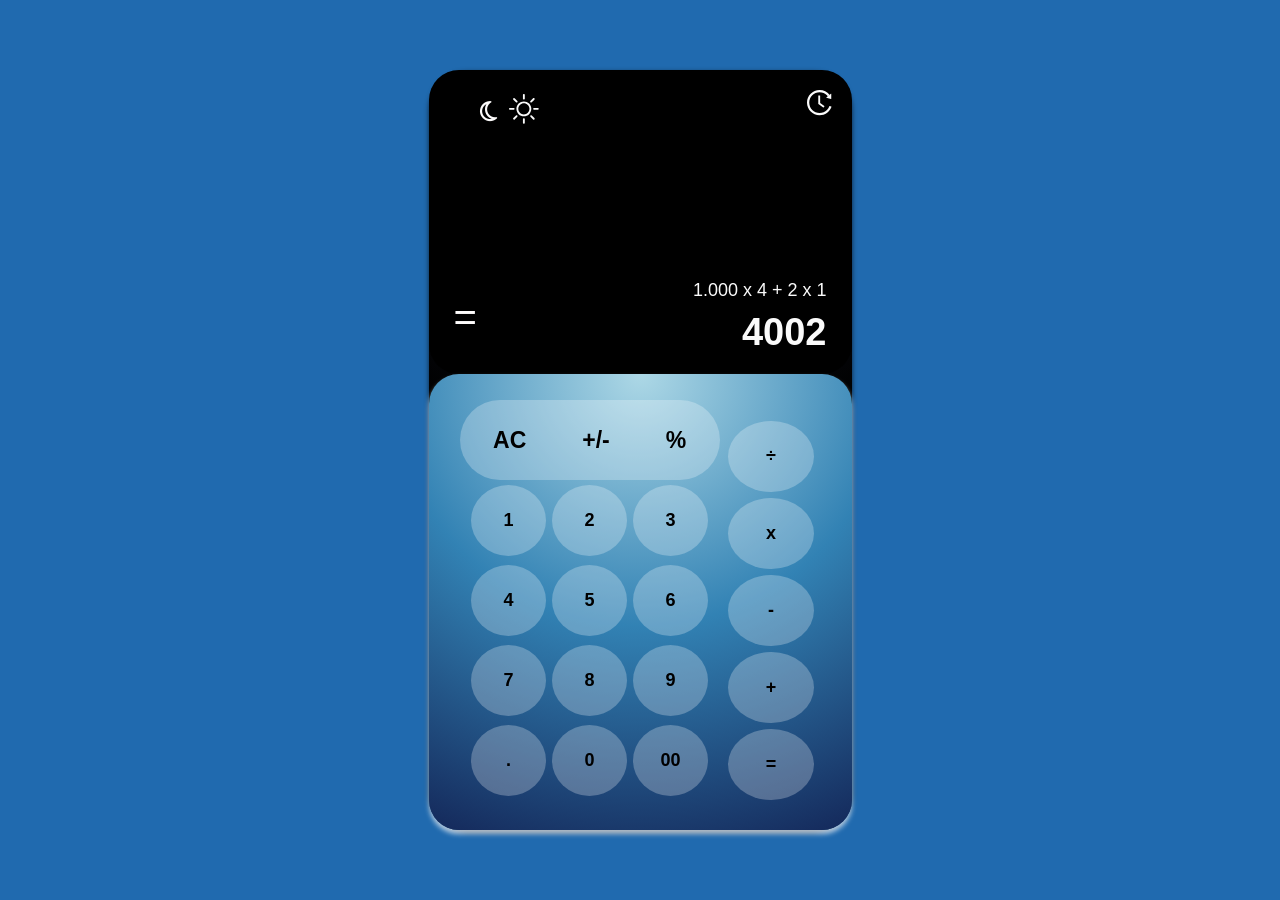
<file: index.html>
<!DOCTYPE html>

<html lang="en">

<!-- https://www.figma.com/design/40Uc17r13CDIAv5WGTFcFv/Calculator--Community-?node-id=0-1&p=f&t=TsRojBfRTBZuCYim-0 -->

<head>

    <meta charset="UTF-8">

    <meta name="viewport" content="width=device-width, initial-scale=1.0">

    <title>Dark Calculator</title>



    <link rel="stylesheet" href="style.css">

    <link rel="stylesheet" href="https://cdnjs.cloudflare.com/ajax/libs/font-awesome/6.7.2/css/all.min.css">
    <link rel="stylesheet" href="global.css">

</head>

<body>


    <div class="calculator">

        <section class="section-top">

            <div class="change">

                <div class="answer">
                    <span>=</span>
                </div>

                <div class="result">

                    <p>1.000 x 4 + 2 x 1</p>

                    <h1>4002</h1>
                </div>
                <a href="./index.html">

                    <i class="fa-regular fa-moon"></i>
                </a>

                <a href="./white.html">
                    <svg width="30" height="30" viewBox="0 0 30 30" fill="red" xmlns="http://www.w3.org/2000/svg">
                        <path
                            d="M14.8687 20.4445C13.39 20.4445 11.9717 19.8571 10.9261 18.8114C9.88041 17.7658 9.29297 16.3475 9.29297 14.8687C9.29297 13.39 9.88041 11.9717 10.9261 10.9261C11.9717 9.88041 13.39 9.29297 14.8687 9.29297C16.3475 9.29297 17.7658 9.88041 18.8114 10.9261C19.8571 11.9717 20.4445 13.39 20.4445 14.8687C20.4445 16.3475 19.8571 17.7658 18.8114 18.8114C17.7658 19.8571 16.3475 20.4445 14.8687 20.4445ZM14.8687 22.3031C16.8405 22.3031 18.7314 21.5199 20.1256 20.1256C21.5199 18.7314 22.3031 16.8405 22.3031 14.8687C22.3031 12.897 21.5199 11.0061 20.1256 9.61185C18.7314 8.21764 16.8405 7.43437 14.8687 7.43437C12.897 7.43437 11.0061 8.21764 9.61185 9.61185C8.21764 11.0061 7.43437 12.897 7.43437 14.8687C7.43437 16.8405 8.21764 18.7314 9.61185 20.1256C11.0061 21.5199 12.897 22.3031 14.8687 22.3031V22.3031ZM14.8687 0C15.1152 0 15.3516 0.0979078 15.5259 0.272185C15.7001 0.446462 15.798 0.682832 15.798 0.929297V4.64648C15.798 4.89295 15.7001 5.12932 15.5259 5.3036C15.3516 5.47787 15.1152 5.57578 14.8687 5.57578C14.6223 5.57578 14.3859 5.47787 14.2116 5.3036C14.0374 5.12932 13.9395 4.89295 13.9395 4.64648V0.929297C13.9395 0.682832 14.0374 0.446462 14.2116 0.272185C14.3859 0.0979078 14.6223 0 14.8687 0V0ZM14.8687 24.1617C15.1152 24.1617 15.3516 24.2596 15.5259 24.4339C15.7001 24.6082 15.798 24.8445 15.798 25.091V28.8082C15.798 29.0547 15.7001 29.291 15.5259 29.4653C15.3516 29.6396 15.1152 29.7375 14.8687 29.7375C14.6223 29.7375 14.3859 29.6396 14.2116 29.4653C14.0374 29.291 13.9395 29.0547 13.9395 28.8082V25.091C13.9395 24.8445 14.0374 24.6082 14.2116 24.4339C14.3859 24.2596 14.6223 24.1617 14.8687 24.1617V24.1617ZM29.7375 14.8687C29.7375 15.1152 29.6396 15.3516 29.4653 15.5259C29.291 15.7001 29.0547 15.798 28.8082 15.798H25.091C24.8445 15.798 24.6082 15.7001 24.4339 15.5259C24.2596 15.3516 24.1617 15.1152 24.1617 14.8687C24.1617 14.6223 24.2596 14.3859 24.4339 14.2116C24.6082 14.0374 24.8445 13.9395 25.091 13.9395H28.8082C29.0547 13.9395 29.291 14.0374 29.4653 14.2116C29.6396 14.3859 29.7375 14.6223 29.7375 14.8687ZM5.57578 14.8687C5.57578 15.1152 5.47787 15.3516 5.3036 15.5259C5.12932 15.7001 4.89295 15.798 4.64648 15.798H0.929297C0.682832 15.798 0.446462 15.7001 0.272185 15.5259C0.0979078 15.3516 0 15.1152 0 14.8687C0 14.6223 0.0979078 14.3859 0.272185 14.2116C0.446462 14.0374 0.682832 13.9395 0.929297 13.9395H4.64648C4.89295 13.9395 5.12932 14.0374 5.3036 14.2116C5.47787 14.3859 5.57578 14.6223 5.57578 14.8687ZM25.3828 4.35468C25.557 4.52895 25.6549 4.76528 25.6549 5.0117C25.6549 5.25811 25.557 5.49444 25.3828 5.66871L22.7548 8.29862C22.6684 8.3849 22.5658 8.45332 22.453 8.49997C22.3401 8.54661 22.2192 8.57058 22.0971 8.57049C21.8505 8.57032 21.6141 8.47219 21.4398 8.29769C21.3535 8.21129 21.2851 8.10874 21.2385 7.9959C21.1918 7.88305 21.1679 7.76213 21.1679 7.64002C21.1681 7.39342 21.2662 7.15699 21.4407 6.98274L24.0688 4.35468C24.2431 4.18047 24.4794 4.0826 24.7258 4.0826C24.9722 4.0826 25.2085 4.18047 25.3828 4.35468V4.35468ZM8.29676 21.4407C8.47098 21.615 8.56885 21.8513 8.56885 22.0977C8.56885 22.3442 8.47098 22.5805 8.29676 22.7548L5.66871 25.3828C5.49344 25.5521 5.2587 25.6458 5.01504 25.6436C4.77138 25.6415 4.5383 25.5438 4.36601 25.3715C4.19371 25.1992 4.09597 24.9661 4.09386 24.7225C4.09174 24.4788 4.18541 24.2441 4.35468 24.0688L6.98274 21.4407C7.15701 21.2665 7.39333 21.1687 7.63975 21.1687C7.88617 21.1687 8.12249 21.2665 8.29676 21.4407V21.4407ZM25.3828 25.3828C25.2085 25.557 24.9722 25.6549 24.7258 25.6549C24.4794 25.6549 24.2431 25.557 24.0688 25.3828L21.4407 22.7548C21.2715 22.5795 21.1778 22.3448 21.1799 22.1011C21.182 21.8574 21.2798 21.6244 21.4521 21.4521C21.6244 21.2798 21.8574 21.182 22.1011 21.1799C22.3448 21.1778 22.5795 21.2715 22.7548 21.4407L25.3828 24.0688C25.557 24.2431 25.6549 24.4794 25.6549 24.7258C25.6549 24.9722 25.557 25.2085 25.3828 25.3828ZM8.29676 8.29862C8.12249 8.47284 7.88617 8.57071 7.63975 8.57071C7.39333 8.57071 7.15701 8.47284 6.98274 8.29862L4.35468 5.66871C4.26593 5.58299 4.19513 5.48044 4.14643 5.36706C4.09772 5.25369 4.07209 5.13174 4.07102 5.00835C4.06994 4.88496 4.09346 4.76259 4.14018 4.64839C4.18691 4.53418 4.25591 4.43042 4.34317 4.34317C4.43042 4.25591 4.53418 4.18691 4.64839 4.14018C4.76259 4.09346 4.88496 4.06994 5.00835 4.07102C5.13174 4.07209 5.25369 4.09772 5.36706 4.14643C5.48044 4.19513 5.58299 4.26593 5.66871 4.35468L8.29676 6.98274C8.3833 7.06906 8.45197 7.17161 8.49881 7.28451C8.54566 7.39741 8.56978 7.51844 8.56978 7.64068C8.56978 7.76291 8.54566 7.88395 8.49881 7.99685C8.45197 8.10975 8.3833 8.2123 8.29676 8.29862V8.29862Z"
                            fill="#FBFBFB" fill-opacity="1" />
                    </svg>

                </a>



            </div>

            <span class="history">

                <svg width="25" height="26" viewBox="0 0 25 26" fill="none" xmlns="http://www.w3.org/2000/svg">
                    <path
                        d="M12.9235 5.59571H11.5143C11.3854 5.59571 11.2799 5.70118 11.2799 5.83008V13.8955C11.2799 13.9717 11.3151 14.042 11.3766 14.0859L16.2194 17.6221C16.3249 17.6982 16.4714 17.6777 16.5475 17.5723L17.3854 16.4297C17.4645 16.3213 17.4411 16.1748 17.3356 16.1016L13.1579 13.0811V5.83008C13.1579 5.70118 13.0524 5.59571 12.9235 5.59571ZM19.363 7.79883L23.9567 8.9209C24.1032 8.95606 24.2467 8.84473 24.2467 8.69532L24.2702 3.96387C24.2702 3.76758 24.0446 3.65625 23.8923 3.7793L19.2751 7.38575C19.2402 7.41274 19.2136 7.44904 19.1984 7.49046C19.1832 7.53188 19.18 7.57675 19.1892 7.6199C19.1984 7.66306 19.2196 7.70274 19.2503 7.73439C19.2811 7.76605 19.3201 7.78838 19.363 7.79883ZM24.276 16.6201L22.6149 16.0488C22.557 16.029 22.4936 16.0326 22.4383 16.0589C22.383 16.0851 22.3402 16.132 22.319 16.1895C22.2633 16.3389 22.2048 16.4854 22.1432 16.6318C21.6217 17.8652 20.8747 18.9756 19.9196 19.9277C18.9751 20.8751 17.8558 21.6303 16.6237 22.1514C15.3473 22.691 13.9753 22.968 12.5895 22.9658C11.1891 22.9658 9.83268 22.6934 8.55534 22.1514C7.32323 21.6303 6.20391 20.8751 5.25944 19.9277C4.30729 18.9756 3.56022 17.8652 3.03581 16.6318C2.49914 15.3547 2.22418 13.9829 2.22721 12.5977C2.22721 11.1973 2.49967 9.8379 3.04167 8.56055C3.56315 7.32715 4.31022 6.2168 5.2653 5.26465C6.20977 4.31725 7.32909 3.56208 8.5612 3.04102C9.83268 2.49903 11.1921 2.22657 12.5924 2.22657C13.9928 2.22657 15.3493 2.49903 16.6266 3.04102C17.8587 3.56208 18.9781 4.31725 19.9225 5.26465C20.2214 5.56641 20.5026 5.87989 20.7604 6.21094L22.5124 4.83985C20.2067 1.89258 16.6178 -0.0029263 12.5866 3.39123e-06C5.56706 0.00293308 -0.0696618 5.70411 0.000650719 12.7266C0.0709632 19.626 5.68132 25.1953 12.5924 25.1953C18.027 25.1953 22.6559 21.75 24.4196 16.9248C24.4635 16.8018 24.3991 16.6641 24.276 16.6201Z"
                        fill="#FBFBFB" />
                </svg>

            </span>

        </section>

        <section class="bottom">
            <div class="buttons">
                <div class="top-buttons">
                    <button>AC</button>
                    <button>+/-</button>
                    <button>%</button>
                </div>

                <div class="row-1">
                    <button>1</button>
                    <button>2</button>
                    <button>3</button>
                </div>

                <div class="row-2">
                    <button>4</button>
                    <button>5</button>
                    <button>6</button>
                </div>

                <div class="row-3">
                    <button>7</button>
                    <button>8</button>
                    <button>9</button>
                </div>

                <div class="row-4">
                    <button>.</button>
                    <button>0</button>
                    <button>00</button>
                </div>
            </div>

            <div class="operators">
                <button>÷</button>
                <button>x</button>
                <button>-</button>
                <button>+</button>
                <button>=</button>

            </div>

        </section>






    </div>




</body>

</html>
</file>
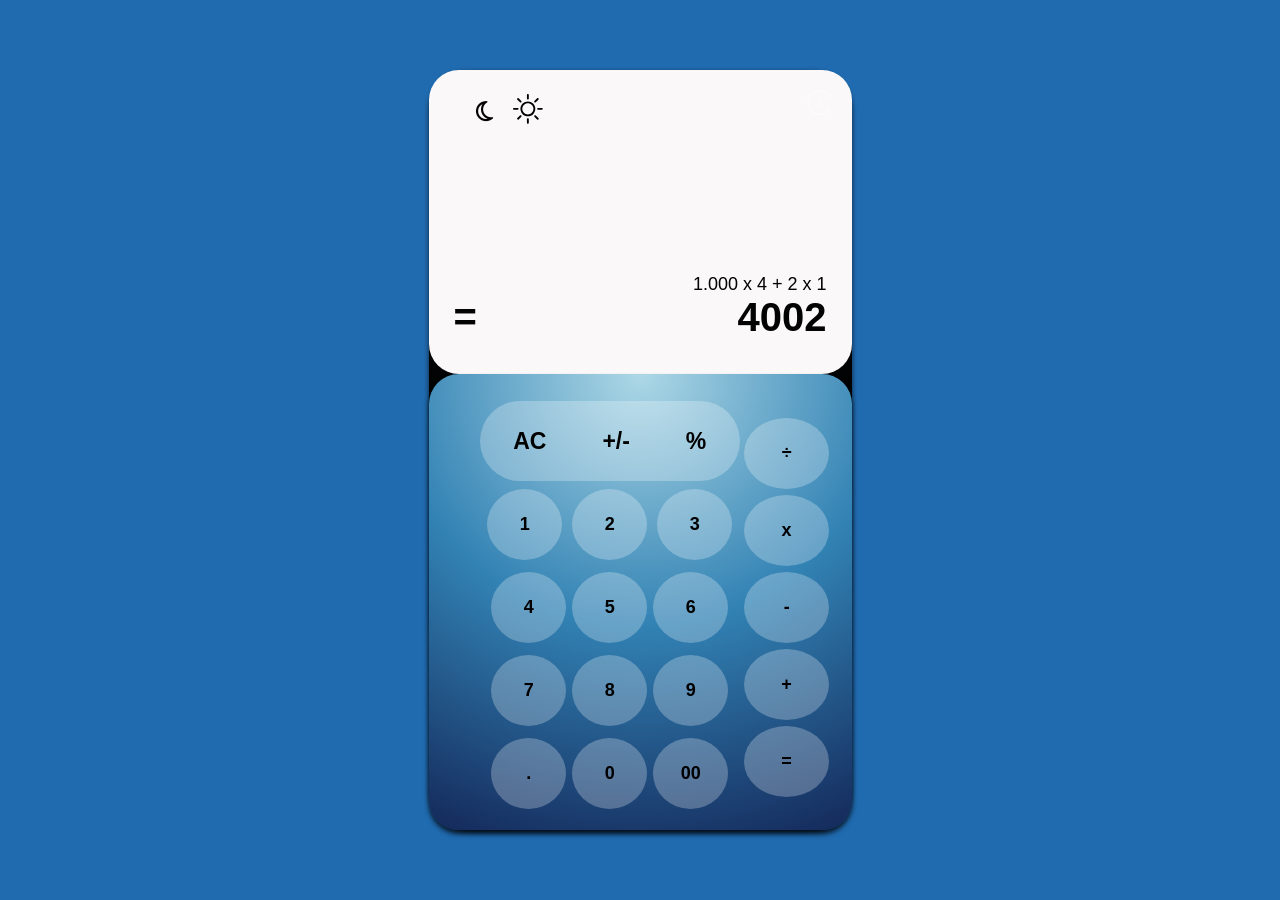
<file: white.html>
<!DOCTYPE html>
<html lang="en">
<head>

    <meta charset="UTF-8">

    <meta name="viewport" content="width=device-width, initial-scale=1.0">

    <title>Dark Calculator</title>



    <link rel="stylesheet" href="style.css">

    <link rel="stylesheet" href="https://cdnjs.cloudflare.com/ajax/libs/font-awesome/6.7.2/css/all.min.css">
    <link rel="stylesheet" href="./global.css">

</head>

<body>


    <div class="hashvich">

        <section class="vernagir">

            <div class="poxadrich">


                <div class="patasxan">

                    <p>1.000 x 4 + 2 x 1</p>

                    <h1> 
                    <span>=</span>
                    <span>4002</span>

                    </h1>
                </div>

                <a href="./index.html">
                    
                    <i class="fa-regular fa-moon"></i>
                </a>

                <a href="./white.html">
                    <svg width="30" height="30" viewBox="0 0 30 30" fill="red" xmlns="http://www.w3.org/2000/svg">
                        <path
                            d="M14.8687 20.4445C13.39 20.4445 11.9717 19.8571 10.9261 18.8114C9.88041 17.7658 9.29297 16.3475 9.29297 14.8687C9.29297 13.39 9.88041 11.9717 10.9261 10.9261C11.9717 9.88041 13.39 9.29297 14.8687 9.29297C16.3475 9.29297 17.7658 9.88041 18.8114 10.9261C19.8571 11.9717 20.4445 13.39 20.4445 14.8687C20.4445 16.3475 19.8571 17.7658 18.8114 18.8114C17.7658 19.8571 16.3475 20.4445 14.8687 20.4445ZM14.8687 22.3031C16.8405 22.3031 18.7314 21.5199 20.1256 20.1256C21.5199 18.7314 22.3031 16.8405 22.3031 14.8687C22.3031 12.897 21.5199 11.0061 20.1256 9.61185C18.7314 8.21764 16.8405 7.43437 14.8687 7.43437C12.897 7.43437 11.0061 8.21764 9.61185 9.61185C8.21764 11.0061 7.43437 12.897 7.43437 14.8687C7.43437 16.8405 8.21764 18.7314 9.61185 20.1256C11.0061 21.5199 12.897 22.3031 14.8687 22.3031V22.3031ZM14.8687 0C15.1152 0 15.3516 0.0979078 15.5259 0.272185C15.7001 0.446462 15.798 0.682832 15.798 0.929297V4.64648C15.798 4.89295 15.7001 5.12932 15.5259 5.3036C15.3516 5.47787 15.1152 5.57578 14.8687 5.57578C14.6223 5.57578 14.3859 5.47787 14.2116 5.3036C14.0374 5.12932 13.9395 4.89295 13.9395 4.64648V0.929297C13.9395 0.682832 14.0374 0.446462 14.2116 0.272185C14.3859 0.0979078 14.6223 0 14.8687 0V0ZM14.8687 24.1617C15.1152 24.1617 15.3516 24.2596 15.5259 24.4339C15.7001 24.6082 15.798 24.8445 15.798 25.091V28.8082C15.798 29.0547 15.7001 29.291 15.5259 29.4653C15.3516 29.6396 15.1152 29.7375 14.8687 29.7375C14.6223 29.7375 14.3859 29.6396 14.2116 29.4653C14.0374 29.291 13.9395 29.0547 13.9395 28.8082V25.091C13.9395 24.8445 14.0374 24.6082 14.2116 24.4339C14.3859 24.2596 14.6223 24.1617 14.8687 24.1617V24.1617ZM29.7375 14.8687C29.7375 15.1152 29.6396 15.3516 29.4653 15.5259C29.291 15.7001 29.0547 15.798 28.8082 15.798H25.091C24.8445 15.798 24.6082 15.7001 24.4339 15.5259C24.2596 15.3516 24.1617 15.1152 24.1617 14.8687C24.1617 14.6223 24.2596 14.3859 24.4339 14.2116C24.6082 14.0374 24.8445 13.9395 25.091 13.9395H28.8082C29.0547 13.9395 29.291 14.0374 29.4653 14.2116C29.6396 14.3859 29.7375 14.6223 29.7375 14.8687ZM5.57578 14.8687C5.57578 15.1152 5.47787 15.3516 5.3036 15.5259C5.12932 15.7001 4.89295 15.798 4.64648 15.798H0.929297C0.682832 15.798 0.446462 15.7001 0.272185 15.5259C0.0979078 15.3516 0 15.1152 0 14.8687C0 14.6223 0.0979078 14.3859 0.272185 14.2116C0.446462 14.0374 0.682832 13.9395 0.929297 13.9395H4.64648C4.89295 13.9395 5.12932 14.0374 5.3036 14.2116C5.47787 14.3859 5.57578 14.6223 5.57578 14.8687ZM25.3828 4.35468C25.557 4.52895 25.6549 4.76528 25.6549 5.0117C25.6549 5.25811 25.557 5.49444 25.3828 5.66871L22.7548 8.29862C22.6684 8.3849 22.5658 8.45332 22.453 8.49997C22.3401 8.54661 22.2192 8.57058 22.0971 8.57049C21.8505 8.57032 21.6141 8.47219 21.4398 8.29769C21.3535 8.21129 21.2851 8.10874 21.2385 7.9959C21.1918 7.88305 21.1679 7.76213 21.1679 7.64002C21.1681 7.39342 21.2662 7.15699 21.4407 6.98274L24.0688 4.35468C24.2431 4.18047 24.4794 4.0826 24.7258 4.0826C24.9722 4.0826 25.2085 4.18047 25.3828 4.35468V4.35468ZM8.29676 21.4407C8.47098 21.615 8.56885 21.8513 8.56885 22.0977C8.56885 22.3442 8.47098 22.5805 8.29676 22.7548L5.66871 25.3828C5.49344 25.5521 5.2587 25.6458 5.01504 25.6436C4.77138 25.6415 4.5383 25.5438 4.36601 25.3715C4.19371 25.1992 4.09597 24.9661 4.09386 24.7225C4.09174 24.4788 4.18541 24.2441 4.35468 24.0688L6.98274 21.4407C7.15701 21.2665 7.39333 21.1687 7.63975 21.1687C7.88617 21.1687 8.12249 21.2665 8.29676 21.4407V21.4407ZM25.3828 25.3828C25.2085 25.557 24.9722 25.6549 24.7258 25.6549C24.4794 25.6549 24.2431 25.557 24.0688 25.3828L21.4407 22.7548C21.2715 22.5795 21.1778 22.3448 21.1799 22.1011C21.182 21.8574 21.2798 21.6244 21.4521 21.4521C21.6244 21.2798 21.8574 21.182 22.1011 21.1799C22.3448 21.1778 22.5795 21.2715 22.7548 21.4407L25.3828 24.0688C25.557 24.2431 25.6549 24.4794 25.6549 24.7258C25.6549 24.9722 25.557 25.2085 25.3828 25.3828ZM8.29676 8.29862C8.12249 8.47284 7.88617 8.57071 7.63975 8.57071C7.39333 8.57071 7.15701 8.47284 6.98274 8.29862L4.35468 5.66871C4.26593 5.58299 4.19513 5.48044 4.14643 5.36706C4.09772 5.25369 4.07209 5.13174 4.07102 5.00835C4.06994 4.88496 4.09346 4.76259 4.14018 4.64839C4.18691 4.53418 4.25591 4.43042 4.34317 4.34317C4.43042 4.25591 4.53418 4.18691 4.64839 4.14018C4.76259 4.09346 4.88496 4.06994 5.00835 4.07102C5.13174 4.07209 5.25369 4.09772 5.36706 4.14643C5.48044 4.19513 5.58299 4.26593 5.66871 4.35468L8.29676 6.98274C8.3833 7.06906 8.45197 7.17161 8.49881 7.28451C8.54566 7.39741 8.56978 7.51844 8.56978 7.64068C8.56978 7.76291 8.54566 7.88395 8.49881 7.99685C8.45197 8.10975 8.3833 8.2123 8.29676 8.29862V8.29862Z"
                            fill="#000000" fill-opacity="1" />
                    </svg>

                </a>




            </div>

            <span class="hishoxutyun">

                <svg width="25" height="26" viewBox="0 0 25 26" fill="none" xmlns="http://www.w3.org/2000/svg">
                    <path
                        d="M12.9235 5.59571H11.5143C11.3854 5.59571 11.2799 5.70118 11.2799 5.83008V13.8955C11.2799 13.9717 11.3151 14.042 11.3766 14.0859L16.2194 17.6221C16.3249 17.6982 16.4714 17.6777 16.5475 17.5723L17.3854 16.4297C17.4645 16.3213 17.4411 16.1748 17.3356 16.1016L13.1579 13.0811V5.83008C13.1579 5.70118 13.0524 5.59571 12.9235 5.59571ZM19.363 7.79883L23.9567 8.9209C24.1032 8.95606 24.2467 8.84473 24.2467 8.69532L24.2702 3.96387C24.2702 3.76758 24.0446 3.65625 23.8923 3.7793L19.2751 7.38575C19.2402 7.41274 19.2136 7.44904 19.1984 7.49046C19.1832 7.53188 19.18 7.57675 19.1892 7.6199C19.1984 7.66306 19.2196 7.70274 19.2503 7.73439C19.2811 7.76605 19.3201 7.78838 19.363 7.79883ZM24.276 16.6201L22.6149 16.0488C22.557 16.029 22.4936 16.0326 22.4383 16.0589C22.383 16.0851 22.3402 16.132 22.319 16.1895C22.2633 16.3389 22.2048 16.4854 22.1432 16.6318C21.6217 17.8652 20.8747 18.9756 19.9196 19.9277C18.9751 20.8751 17.8558 21.6303 16.6237 22.1514C15.3473 22.691 13.9753 22.968 12.5895 22.9658C11.1891 22.9658 9.83268 22.6934 8.55534 22.1514C7.32323 21.6303 6.20391 20.8751 5.25944 19.9277C4.30729 18.9756 3.56022 17.8652 3.03581 16.6318C2.49914 15.3547 2.22418 13.9829 2.22721 12.5977C2.22721 11.1973 2.49967 9.8379 3.04167 8.56055C3.56315 7.32715 4.31022 6.2168 5.2653 5.26465C6.20977 4.31725 7.32909 3.56208 8.5612 3.04102C9.83268 2.49903 11.1921 2.22657 12.5924 2.22657C13.9928 2.22657 15.3493 2.49903 16.6266 3.04102C17.8587 3.56208 18.9781 4.31725 19.9225 5.26465C20.2214 5.56641 20.5026 5.87989 20.7604 6.21094L22.5124 4.83985C20.2067 1.89258 16.6178 -0.0029263 12.5866 3.39123e-06C5.56706 0.00293308 -0.0696618 5.70411 0.000650719 12.7266C0.0709632 19.626 5.68132 25.1953 12.5924 25.1953C18.027 25.1953 22.6559 21.75 24.4196 16.9248C24.4635 16.8018 24.3991 16.6641 24.276 16.6201Z"
                        fill="#FBFBFB" />
                </svg>

            </span>

        </section>

        <section class="knopka">
            <div class="knopkeq">
                <div class="arajin">
                    <button>AC</button>
                    <button>+/-</button>
                    <button>%</button>
                </div>

                <div class="gic-1">
                    <button>1</button>
                    <button>2</button>
                    <button>3</button>
                </div>

                <div class="gic-2">
                    <button>4</button>
                    <button>5</button>
                    <button>6</button>
                </div>

                <div class="gic-3">
                    <button>7</button>
                    <button>8</button>
                    <button>9</button>
                </div>

                <div class="gic-4">
                    <button>.</button>
                    <button>0</button>
                    <button>00</button>
                </div>
            </div>

            <div class="tools">
                <button>÷</button>
                <button>x</button>
                <button>-</button>
                <button>+</button>
                <button>=</button>

            </div>

        </section>






    </div>
    
</body>
</html>
</file>
<file: style.css>
* {
    margin: 0;
    padding: 0;
    box-sizing: border-box;
}

body {
    display: flex;
    justify-content: center;
    align-items: center;
    width: 100vw;
    height: 100vh;
    background-color: rgb(32, 106, 175);
    font-family: Arial, sans-serif;



}

.calculator {
    background-image: radial-gradient(circle at top, rgb(30, 35, 55), black, black);
    border-radius: 38px;
    width: 423px;
    height: 760px;
    position: relative;
    box-shadow: 0 2px 5px #000000af;

}

.section-top {
    background-color: black;
    border-radius: 30px;
    height: 40%;
    width: 100%;
    display: flex;
    justify-content: space-between;
    
    padding: 20px;
    color: rgb(252, 250, 250)
}

.change {
    width: 122px;
    height: 44px;
    display: flex;
    justify-content: center;
    align-items: center;
    border-radius: 30px;
    padding: 5px;
    gap: 12px;
    font-size: 23px;
    color: rgb(252, 250, 250);
    fill: #ffffffd5;
}

.result {
    position: absolute;
    top: 210px;
    right: 25px;
    text-align: right;
    color: rgb(250, 250, 250);
    z-index: 10;
}

.result p {
    font-size: 18px;
}

.result h1 {
    font-size: 38px;
    margin: 10px 0;
}

.answer {
    position: absolute;

    left: 25px;
    right: 25px;
    bottom: 490px;
    display: flex;
    justify-content: space-between;
    align-items: center;

}

.answer span {
    position: relative;
    font-size: 40px;

}

.bottom {
    display: flex;


    background-image: radial-gradient(circle at top, lightblue, rgb(50, 130, 180), rgb(20, 40, 90));
    box-shadow: 0 4px 5px #ffffffaf;
    width: 100%;
    height: 60%;
    border-radius: 30px;
    padding: 10px;
    padding-top: 26px;
}

.buttons {
    display: flex;
    flex-direction: column;
    width: 75%;
    height: 100%;
    align-items: center;
}

.top-buttons {
    background-color: #ffffff42;
    width: 260px;
    height: 80px;
    border-radius: 50px;
    display: flex;
    justify-content: center;
    gap: 6px;
}

.top-buttons button {
    background-color: transparent;
    padding: 25px;
    margin: auto 0;
    border-radius: 50%;
    font-weight: 900;
    border: none;
    font-size: 23px;


}

.row-1 {
    width: 260px;
    height: 80px;
    padding: 25px;
    display: flex;
    justify-content: center;
    align-items: center;
    gap: 6px;

    button {
        background-color: #ffffff42;
        border: none;
        border-radius: 50%;
        padding: 25px;
        aspect-ratio: 1.5/1;
        font-weight: 900;
        font-size: large;
    }
}

.row-2 {
    width: 260px;
    height: 80px;
    padding: 25px;
    display: flex;
    justify-content: center;
    align-items: center;
    gap: 6px;

    button {
        background-color: #ffffff42;
        border: none;
        border-radius: 50%;
        padding: 25px;
        aspect-ratio: 1.5/1;
        font-weight: 900;
        font-size: large;
    }
}

.row-3 {
     width: 260px;
    height: 80px;
    padding: 25px;
    display: flex;
    justify-content: center;
    align-items: center;
    gap: 6px;

    button {
        background-color: #ffffff42;
        border: none;
        border-radius: 50%;
        padding: 25px;
        aspect-ratio: 1.5/1;
        font-weight: 900;
        font-size: large;
    }

}

.row-4 {
     width: 260px;
    height: 80px;
    padding: 25px;
    display: flex;
    justify-content: center;
    align-items: center;
    gap: 6px;

    button {
        background-color: #ffffff42;
        border: none;
        border-radius: 50%;
        padding: 25px;
        aspect-ratio: 1.5/1;
        font-weight: 900;
        font-size: large;
    }
}

.operators {
    display: flex;
    flex-direction: column;
    justify-content: center;
    align-items: center;
    gap: 6px;
    height: 100%;

     button {
        background-color: #ffffff42;
        border: none;
        border-radius: 50%;
        padding: 25px;
        aspect-ratio: 1.2/1;
        font-weight: 900;
        font-size: large;
    }
}



body{
    display: flex;
    justify-content: center;
    align-items: center;
    width: 100vw;
    height: 100vh;
    background-color: rgb(32, 106, 175);
    font-family: Arial, sans-serif;



}

.hashvich {
    background-image: radial-gradient(circle at top, rgb(30, 35, 55), black, black);
    border-radius: 38px;
    width: 423px;
    height: 760px;
    position: relative;
    box-shadow: 0 2px 5px #000000af;

}

.vernagir {
    background-color: rgb(250, 248, 248);
    border-radius: 30px;
    height: 40%;
    width: 100%;
    display: flex;
    justify-content: space-between;
    padding: 20px;
    color: rgb(255, 255, 255)
}

.poxadrich {
    width: 122px;
    height: 44px;
    display: flex;
    justify-content: center;
    align-items: center;
    border-radius: 30px;
    padding: 5px;
    gap: 20px;
    font-size: 23px;
    color: rgb(3, 3, 3);
    fill: #000000d5;
}

.havasar {
    position: absolute;
    top: 210px;
    right: 25px;
    text-align: right;
    color: rgb(0, 0, 0);
    z-index: 10;
}

.patasxan p {
    font-size: 18px;
    text-align: right;
}

.havasar h1 {
    font-size: 38px;
    margin: 10px 0;
}

.patasxan {
    
    
    position: absolute;

    left: 25px;
    right: 25px;
    bottom: 490px;
    display: flex;
    flex-direction: column;
    justify-content: center;
    align-content: center;

}

.patasxan h1 {
    display: flex;
    justify-content: space-between;


}

.patasxan span {
    position: relative;
    font-size: 40px;

}

.knopka {
    display: flex;
    justify-content: center;
    align-items: center;


    background-image: radial-gradient(circle at top, lightblue, rgb(50, 130, 180), rgb(20, 40, 90));
    box-shadow: 0 4px 5px #000000af;
    width: 100%;
    height: 60%;
    border-radius: 30px;
    padding: 16px;
    padding-top: 26px;
}

.knopkeq {
    display: flex;
    gap: 3px;
    flex-direction: column;
    width: 75%;
    height: 100%;
    justify-content: center;
    align-items: center;
}

.arajin {
    background-color: #ffffff42;
    width: 260px;
    height: 80px;
    border-radius: 50px;
    display: flex;
    justify-content: center;
    gap: 6px;
}

.arajin button {
    background-color: transparent;
    padding: 25px;
    margin: auto 0;
    border-radius: 50%;
    font-weight: 900;
    border: none;
    font-size: 23px;


}

.gic-1 {
    width: 260px;
    height: 80px;
    padding: 25px;
    display: flex;
    justify-content: center;
    align-items: center;
    gap: 10px;

    button {
        background-color: #ffffff42;
        border: none;
        border-radius: 50%;
        padding: 25px;
        aspect-ratio: 1.5/1;
        font-weight: 900;
        font-size: large;
    }
}

.gic-2 {
    width: 260px;
    height: 80px;
    padding: 25px;
    display: flex;
    justify-content: center;
    align-items: center;
    gap: 6px;

    button {
        background-color: #ffffff42;
        border: none;
        border-radius: 50%;
        padding: 25px;
        aspect-ratio: 1.5/1;
        font-weight: 900;
        font-size: large;
    }
}

.gic-3 {
     width: 260px;
    height: 80px;
    padding: 25px;
    display: flex;
    justify-content: center;
    align-items: center;
    gap: 6px;

    button {
        background-color: #ffffff42;
        border: none;
        border-radius: 50%;
        padding: 25px;
        aspect-ratio: 1.5/1;
        font-weight: 900;
        font-size: large;
    }

}

.gic-4 {
     width: 260px;
    height: 80px;
    padding: 25px;
    display: flex;
    justify-content: center;
    align-items: center;
    gap: 6px;

    button {
        background-color: #ffffff42;
        border: none;
        border-radius: 50%;
        padding: 25px;
        aspect-ratio: 1.5/1;
        font-weight: 900;
        font-size: large;
    }
}

.tools {
    display: flex;
    flex-direction: column;
    justify-content: center;
    align-items: center;
    gap: 6px;
    height: 100%;

     button {
        background-color: #ffffff42;
        border: none;
        border-radius: 50%;
        padding: 25px;
        aspect-ratio: 1.2/1;
        font-weight: 900;
        font-size: large;
    }
}
</file>
<file: global.css>
a{
    color: inherit;
    text-decoration: none;
}
</file>
